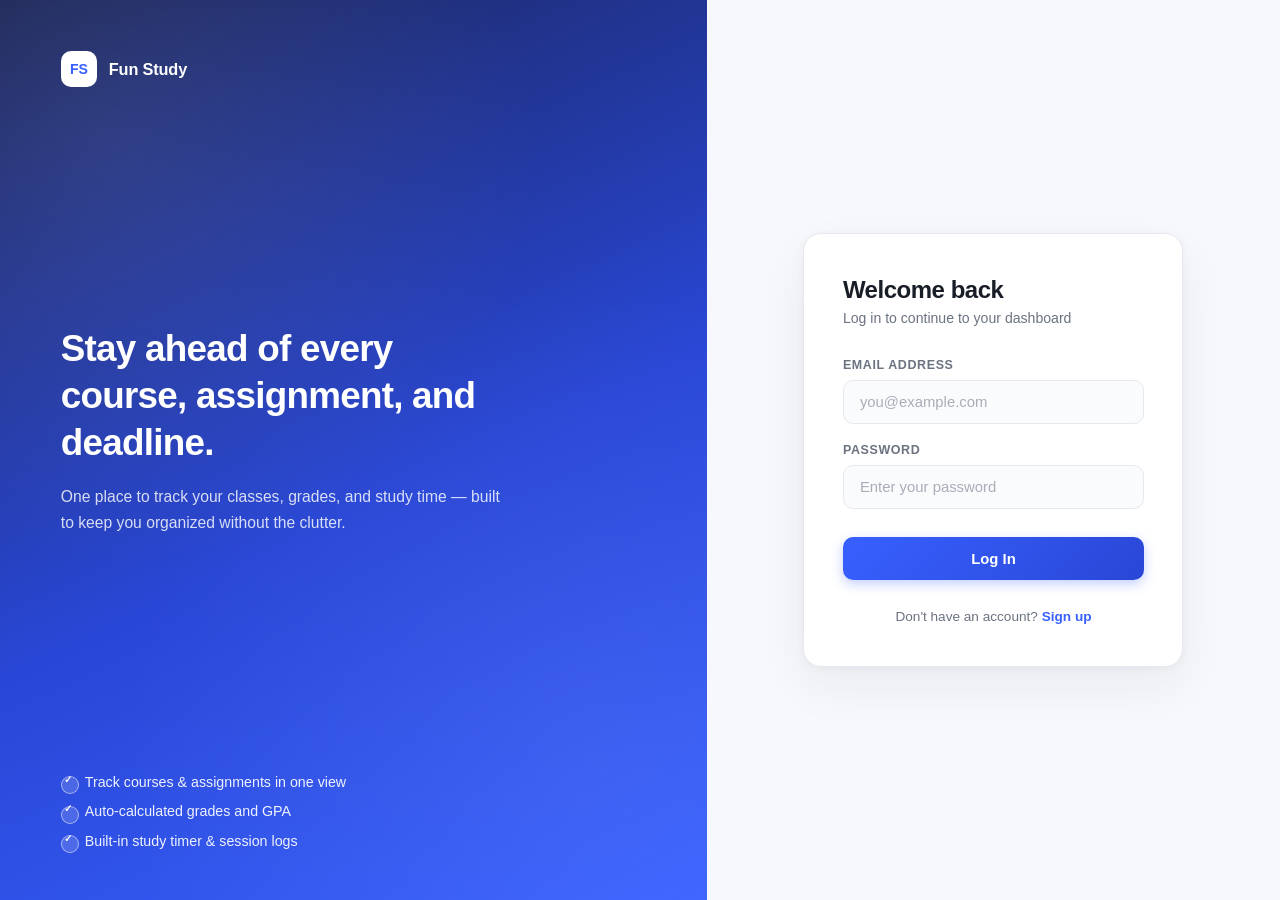
<file: frontend/index.html>
<!DOCTYPE html>
<html lang="en">
<head>
  <meta charset="UTF-8">
  <meta name="viewport" content="width=device-width, initial-scale=1.0">
  <title>Fun Study — Log In</title>
  <link rel="stylesheet" href="css/style.css">
</head>
<body>
  <div class="page">
    <div class="brand-panel">
      <div class="brand-top">
        <div class="logo">FS</div>
        <span class="app-name">Fun Study</span>
      </div>
      <div class="brand-copy">
        <h1>Stay ahead of every course, assignment, and deadline.</h1>
        <p>One place to track your classes, grades, and study time — built to keep you organized without the clutter.</p>
      </div>
      <ul class="brand-points">
        <li>Track courses & assignments in one view</li>
        <li>Auto-calculated grades and GPA</li>
        <li>Built-in study timer & session logs</li>
      </ul>
    </div>

    <div class="form-panel">
      <div class="form-card">
        <h2>Welcome back</h2>
        <p class="form-sub">Log in to continue to your dashboard</p>

        <form id="loginForm">
          <div class="field">
            <label for="email">Email address</label>
            <input type="email" id="email" placeholder="you@example.com" required>
          </div>
          <div class="field">
            <label for="password">Password</label>
            <input type="password" id="password" placeholder="Enter your password" required>
          </div>
          <button type="submit">Log In</button>
          <p id="errorMsg" class="error"></p>
        </form>

        <p class="switch">Don't have an account? <a href="register.html">Sign up</a></p>
      </div>
    </div>
  </div>
  <script src="js/login.js"></script>
</body>
</html>
</file>
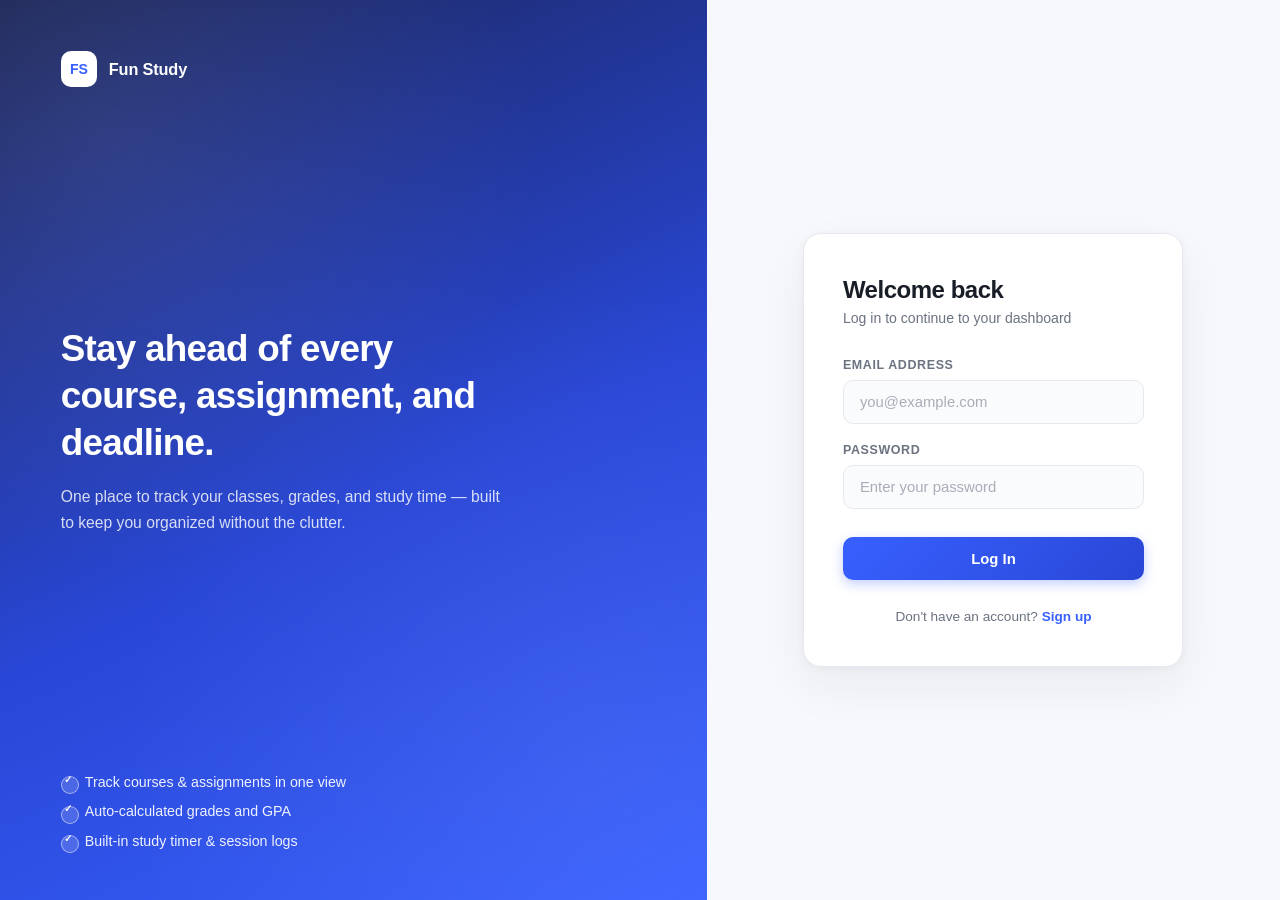
<file: frontend/assignments.html>
<!DOCTYPE html>
<html lang="en">
<head>
  <meta charset="UTF-8">
  <meta name="viewport" content="width=device-width, initial-scale=1.0">
  <title>Fun Study — Assignments</title>
  <link rel="stylesheet" href="css/dashboard.css">
  <link rel="stylesheet" href="css/courses.css">
  <link rel="stylesheet" href="css/stats.css">
</head>
<body>
  <header class="topbar">
    <div class="topbar-left">
      <div class="logo">FS</div>
      <span class="app-name">Fun Study</span>
    </div>
    <div class="topbar-right">
      <span id="userEmail" class="user-email"></span>
      <div class="avatar"></div>
      <button id="logoutBtn">Log Out</button>
    </div>
  </header>

  <div class="body-layout">
    <aside class="sidebar">
      <nav>
        <a href="dashboard.html">
          <svg viewBox="0 0 24 24" fill="none" stroke="currentColor" stroke-width="1.7"><rect x="3" y="3" width="7" height="9" rx="1"/><rect x="14" y="3" width="7" height="5" rx="1"/><rect x="14" y="12" width="7" height="9" rx="1"/><rect x="3" y="16" width="7" height="5" rx="1"/></svg>
          Dashboard
        </a>
        <a href="courses.html">
          <svg viewBox="0 0 24 24" fill="none" stroke="currentColor" stroke-width="1.7"><path d="M4 19.5A2.5 2.5 0 0 1 6.5 17H20"/><path d="M6.5 2H20v20H6.5A2.5 2.5 0 0 1 4 19.5v-15A2.5 2.5 0 0 1 6.5 2z"/></svg>
          Courses
        </a>
        <a href="assignments.html" class="active">
          <svg viewBox="0 0 24 24" fill="none" stroke="currentColor" stroke-width="1.7"><path d="M9 11l3 3L22 4"/><path d="M21 12v7a2 2 0 0 1-2 2H5a2 2 0 0 1-2-2V5a2 2 0 0 1 2-2h11"/></svg>
          Assignments
        </a>
        <a href="tasks.html">
          <svg viewBox="0 0 24 24" fill="none" stroke="currentColor" stroke-width="1.7"><path d="M9 11l3 3L22 4"/><path d="M21 12v7a2 2 0 0 1-2 2H5a2 2 0 0 1-2-2V5a2 2 0 0 1 2-2h11"/></svg>
          Study Tasks
        </a>
        <a href="grades.html">
          <svg viewBox="0 0 24 24" fill="none" stroke="currentColor" stroke-width="1.7"><path d="M12 2 2 7l10 5 10-5-10-5z"/><path d="M2 17l10 5 10-5"/><path d="M2 12l10 5 10-5"/></svg>
          Grades
        </a>
        <a href="timer.html">
          <svg viewBox="0 0 24 24" fill="none" stroke="currentColor" stroke-width="1.7"><circle cx="12" cy="12" r="9"/><path d="M12 7v5l3 3"/></svg>
          Timer
        </a>
              <a href="stats.html">
          <svg viewBox="0 0 24 24" fill="none" stroke="currentColor" stroke-width="1.7"><path d="M3 3v18h18"/><path d="M7 15l4-6 3 3 5-7"/></svg>
          Statistics
        </a>
</nav>
    </aside>

    <main class="content">
      <div class="page-head">
        <div>
          <h1>Assignments</h1>
          <p class="page-sub">Everything due across your courses.</p>
        </div>
        <button id="addAssignmentBtn" class="primary-btn">+ Add Assignment</button>
      </div>

      <div class="filter-row">
        <select id="statusFilter">
          <option value="">All statuses</option>
          <option value="PENDING">Pending</option>
          <option value="COMPLETED">Completed</option>
        </select>
      </div>

      <div class="table-wrap">
        <table id="assignmentsTable">
          <thead>
            <tr>
              <th>Title</th>
              <th>Course</th>
              <th>Deadline</th>
              <th>Priority</th>
              <th>Status</th>
              <th></th>
            </tr>
          </thead>
          <tbody id="assignmentsBody">
            <tr><td colspan="6" class="empty-row">Loading...</td></tr>
          </tbody>
        </table>
      </div>
    </main>
  </div>

  <!-- Add/Edit Modal -->
  <div id="assignmentModal" class="modal-overlay hidden">
    <div class="modal">
      <h2 id="modalTitle">Add Assignment</h2>
      <form id="assignmentForm">
        <input type="hidden" id="assignmentId">
        <div class="field">
          <label for="title">Title</label>
          <input type="text" id="title" placeholder="Assignment 2 — Linked Lists" required>
        </div>
        <div class="field">
          <label for="description">Description</label>
          <input type="text" id="description" placeholder="Implement a doubly linked list">
        </div>
        <div class="field">
          <label for="courseSelect">Course</label>
          <select id="courseSelect" required>
            <option value="">Select a course...</option>
          </select>
        </div>
        <div class="field-row">
          <div class="field">
            <label for="deadline">Deadline</label>
            <input type="date" id="deadline">
          </div>
          <div class="field">
            <label for="priority">Priority</label>
            <select id="priority">
              <option value="LOW">Low</option>
              <option value="MEDIUM" selected>Medium</option>
              <option value="HIGH">High</option>
            </select>
          </div>
        </div>
        <div class="field">
          <label for="status">Status</label>
          <select id="status">
            <option value="PENDING" selected>Pending</option>
            <option value="COMPLETED">Completed</option>
          </select>
        </div>
        <div class="modal-actions">
          <button type="button" id="cancelBtn" class="ghost-btn">Cancel</button>
          <button type="submit" class="primary-btn">Save</button>
        </div>
      </form>
    </div>
  </div>

  <script src="js/assignments.js"></script>
</body>
</html>
</file>
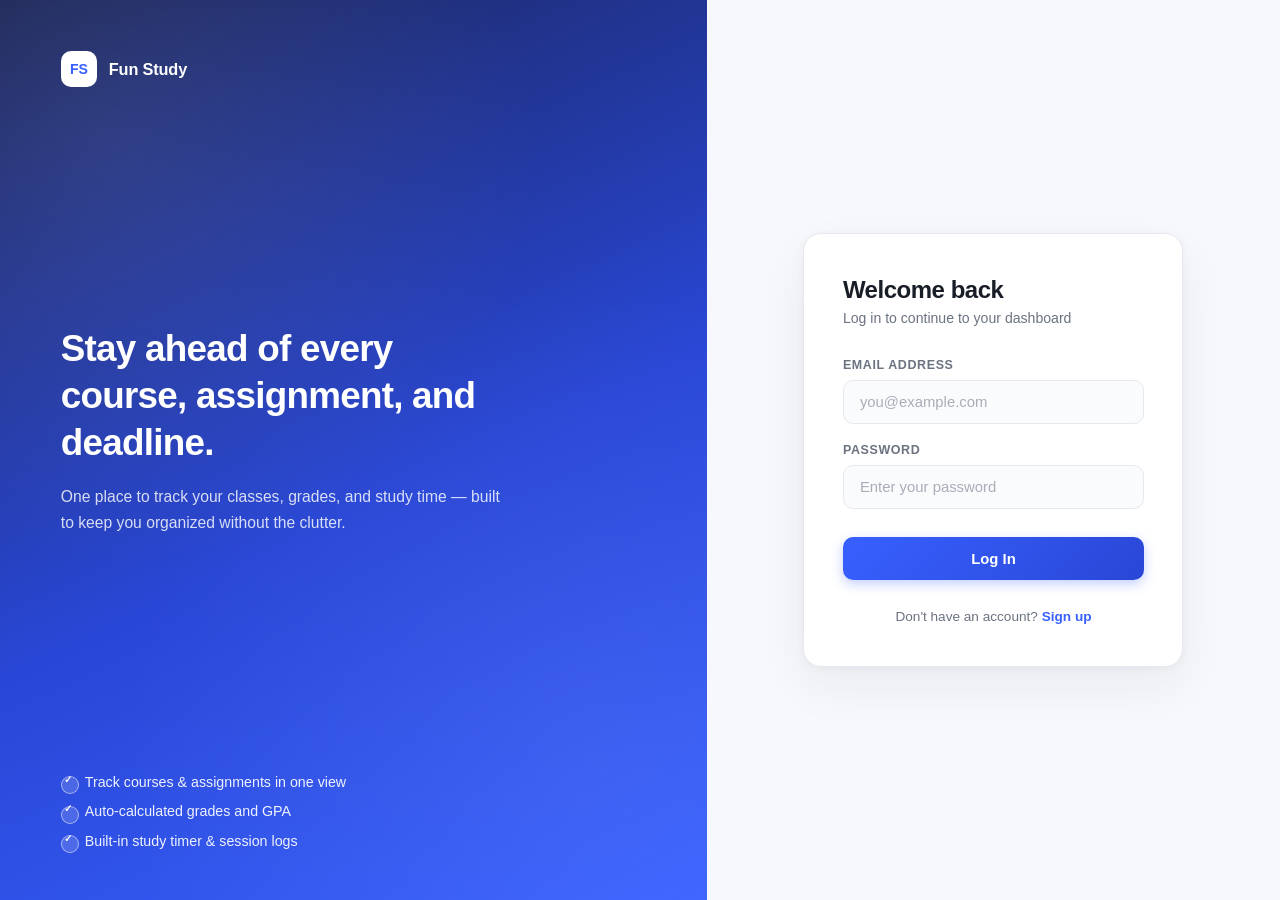
<file: frontend/courses.html>
<!DOCTYPE html>
<html lang="en">
<head>
  <meta charset="UTF-8">
  <meta name="viewport" content="width=device-width, initial-scale=1.0">
  <title>Fun Study — Courses</title>
  <link rel="stylesheet" href="css/dashboard.css">
  <link rel="stylesheet" href="css/courses.css">
</head>
<body>
  <header class="topbar">
    <div class="topbar-left">
      <div class="logo">FS</div>
      <span class="app-name">Fun Study</span>
    </div>
    <div class="topbar-right">
      <span id="userEmail" class="user-email"></span>
      <div class="avatar"></div>
      <button id="logoutBtn">Log Out</button>
    </div>
  </header>

  <div class="body-layout">
    <aside class="sidebar">
      <nav>
        <a href="dashboard.html">
          <svg viewBox="0 0 24 24" fill="none" stroke="currentColor" stroke-width="1.7"><rect x="3" y="3" width="7" height="9" rx="1"/><rect x="14" y="3" width="7" height="5" rx="1"/><rect x="14" y="12" width="7" height="9" rx="1"/><rect x="3" y="16" width="7" height="5" rx="1"/></svg>
          Dashboard
        </a>
        <a href="courses.html" class="active">
          <svg viewBox="0 0 24 24" fill="none" stroke="currentColor" stroke-width="1.7"><path d="M4 19.5A2.5 2.5 0 0 1 6.5 17H20"/><path d="M6.5 2H20v20H6.5A2.5 2.5 0 0 1 4 19.5v-15A2.5 2.5 0 0 1 6.5 2z"/></svg>
          Courses
        </a>
        <a href="#">
          <svg viewBox="0 0 24 24" fill="none" stroke="currentColor" stroke-width="1.7"><path d="M9 11l3 3L22 4"/><path d="M21 12v7a2 2 0 0 1-2 2H5a2 2 0 0 1-2-2V5a2 2 0 0 1 2-2h11"/></svg>
          Assignments
        </a>
        <a href="#">
          <svg viewBox="0 0 24 24" fill="none" stroke="currentColor" stroke-width="1.7"><path d="M9 11l3 3L22 4"/><path d="M21 12v7a2 2 0 0 1-2 2H5a2 2 0 0 1-2-2V5a2 2 0 0 1 2-2h11"/></svg>
          Study Tasks
        </a>
        <a href="#">
          <svg viewBox="0 0 24 24" fill="none" stroke="currentColor" stroke-width="1.7"><path d="M12 2 2 7l10 5 10-5-10-5z"/><path d="M2 17l10 5 10-5"/><path d="M2 12l10 5 10-5"/></svg>
          Grades
        </a>
        <a href="#">
          <svg viewBox="0 0 24 24" fill="none" stroke="currentColor" stroke-width="1.7"><circle cx="12" cy="12" r="9"/><path d="M12 7v5l3 3"/></svg>
          Timer
        </a>
      </nav>
    </aside>

    <main class="content">
      <div class="page-head">
        <div>
          <h1>Courses</h1>
          <p class="page-sub">Everything you're taking this semester.</p>
        </div>
        <button id="addCourseBtn" class="primary-btn">+ Add Course</button>
      </div>

      <div class="table-wrap">
        <table id="coursesTable">
          <thead>
            <tr>
              <th>Code</th>
              <th>Name</th>
              <th>Lecturer</th>
              <th>Units</th>
              <th>Semester</th>
              <th></th>
            </tr>
          </thead>
          <tbody id="coursesBody">
            <tr><td colspan="6" class="empty-row">Loading...</td></tr>
          </tbody>
        </table>
      </div>
    </main>
  </div>

  <!-- Add/Edit Modal -->
  <div id="courseModal" class="modal-overlay hidden">
    <div class="modal">
      <h2 id="modalTitle">Add Course</h2>
      <form id="courseForm">
        <input type="hidden" id="courseId">
        <div class="field">
          <label for="courseCode">Course Code</label>
          <input type="text" id="courseCode" placeholder="CSC301" required>
        </div>
        <div class="field">
          <label for="courseName">Course Name</label>
          <input type="text" id="courseName" placeholder="Data Structures" required>
        </div>
        <div class="field">
          <label for="lecturer">Lecturer</label>
          <input type="text" id="lecturer" placeholder="Dr. Smith">
        </div>
        <div class="field-row">
          <div class="field">
            <label for="creditUnits">Credit Units</label>
            <input type="number" id="creditUnits" placeholder="3" min="0" required>
          </div>
          <div class="field">
            <label for="semester">Semester</label>
            <input type="text" id="semester" placeholder="Fall 2026">
          </div>
        </div>
        <div class="modal-actions">
          <button type="button" id="cancelBtn" class="ghost-btn">Cancel</button>
          <button type="submit" class="primary-btn">Save</button>
        </div>
      </form>
    </div>
  </div>

  <script src="js/courses.js"></script>
</body>
</html>
</file>
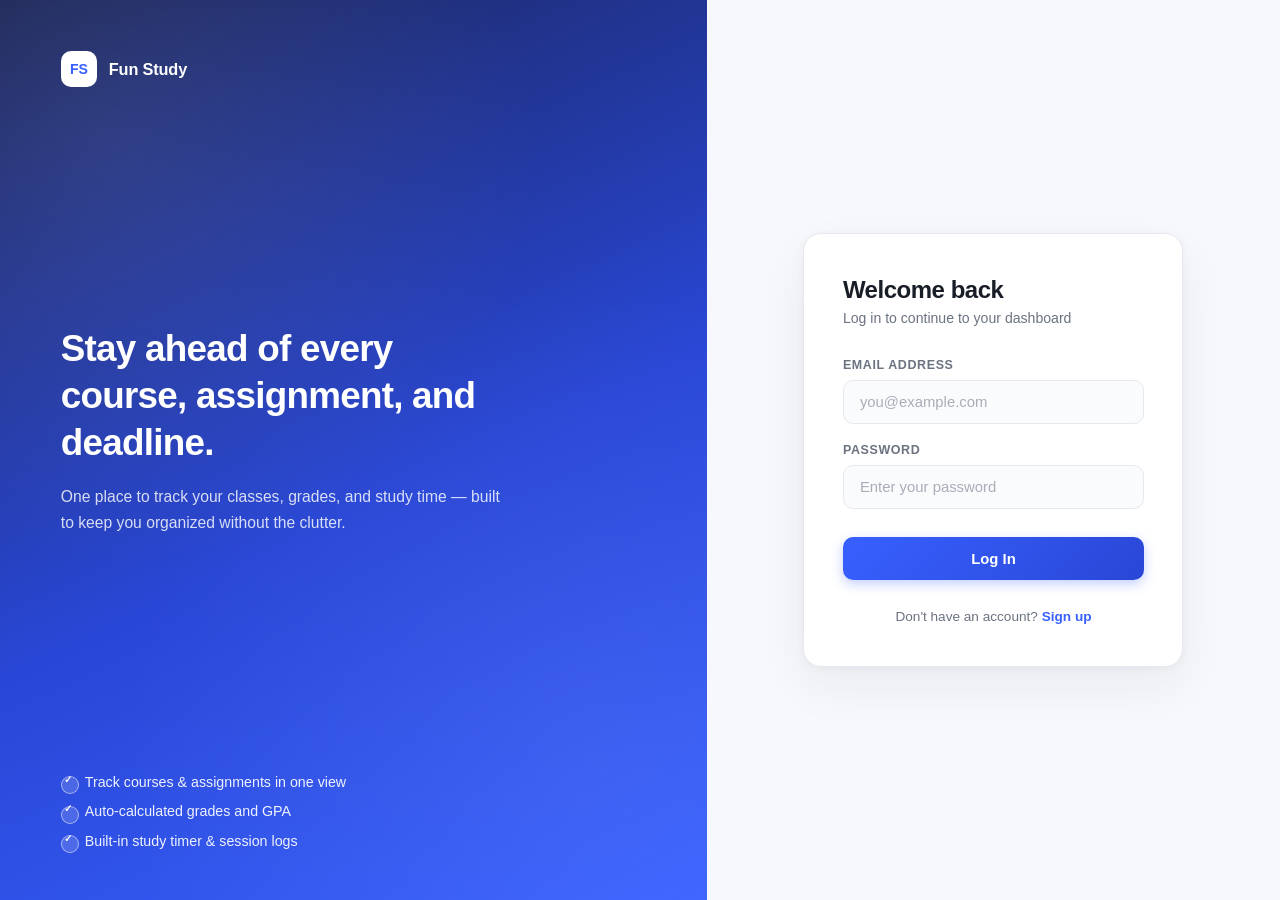
<file: frontend/dashboard.html>
<!DOCTYPE html>
<html lang="en">
<head>
  <meta charset="UTF-8">
  <meta name="viewport" content="width=device-width, initial-scale=1.0">
  <title>Fun Study — Dashboard</title>
  <link rel="stylesheet" href="css/dashboard.css">
</head>
<body>
  <header class="topbar">
    <div class="topbar-left">
      <div class="logo">FS</div>
      <span class="app-name">Fun Study</span>
    </div>
    <div class="topbar-right">
      <span id="userEmail" class="user-email"></span>
      <div class="avatar" id="avatar"></div>
      <button id="logoutBtn">Log Out</button>
    </div>
  </header>

  <div class="body-layout">
    <aside class="sidebar">
      <nav>
        <a href="dashboard.html" class="active">
          <svg viewBox="0 0 24 24" fill="none" stroke="currentColor" stroke-width="1.7"><rect x="3" y="3" width="7" height="9" rx="1"/><rect x="14" y="3" width="7" height="5" rx="1"/><rect x="14" y="12" width="7" height="9" rx="1"/><rect x="3" y="16" width="7" height="5" rx="1"/></svg>
          Dashboard
        </a>
        <a href="courses.html">
          <svg viewBox="0 0 24 24" fill="none" stroke="currentColor" stroke-width="1.7"><path d="M4 19.5A2.5 2.5 0 0 1 6.5 17H20"/><path d="M6.5 2H20v20H6.5A2.5 2.5 0 0 1 4 19.5v-15A2.5 2.5 0 0 1 6.5 2z"/></svg>
          Courses
        </a>
        <a href="assignments.html">
          <svg viewBox="0 0 24 24" fill="none" stroke="currentColor" stroke-width="1.7"><path d="M9 11l3 3L22 4"/><path d="M21 12v7a2 2 0 0 1-2 2H5a2 2 0 0 1-2-2V5a2 2 0 0 1 2-2h11"/></svg>
          Assignments
        </a>
        <a href="tasks.html">
          <svg viewBox="0 0 24 24" fill="none" stroke="currentColor" stroke-width="1.7"><path d="M9 11l3 3L22 4"/><path d="M21 12v7a2 2 0 0 1-2 2H5a2 2 0 0 1-2-2V5a2 2 0 0 1 2-2h11"/></svg>
          Study Tasks
        </a>
        <a href="grades.html">
          <svg viewBox="0 0 24 24" fill="none" stroke="currentColor" stroke-width="1.7"><path d="M12 2 2 7l10 5 10-5-10-5z"/><path d="M2 17l10 5 10-5"/><path d="M2 12l10 5 10-5"/></svg>
          Grades
        </a>
        <a href="timer.html">
          <svg viewBox="0 0 24 24" fill="none" stroke="currentColor" stroke-width="1.7"><circle cx="12" cy="12" r="9"/><path d="M12 7v5l3 3"/></svg>
          Timer
        </a>
              <a href="stats.html">
          <svg viewBox="0 0 24 24" fill="none" stroke="currentColor" stroke-width="1.7"><path d="M3 3v18h18"/><path d="M7 15l4-6 3 3 5-7"/></svg>
          Statistics
        </a>
</nav>
    </aside>

    <main class="content">
      <div class="page-head">
        <h1>Dashboard</h1>
        <p class="page-sub">Here's what's happening across your courses.</p>
      </div>

      <section class="stat-row">
        <div class="stat-card">
          <p class="stat-label">Courses</p>
          <p class="stat-value" id="totalCourses">–</p>
        </div>
        <div class="stat-card">
          <p class="stat-label">Pending Assignments</p>
          <p class="stat-value" id="pendingAssignments">–</p>
        </div>
        <div class="stat-card">
          <p class="stat-label">Completed</p>
          <p class="stat-value" id="completedAssignments">–</p>
        </div>
        <div class="stat-card">
          <p class="stat-label">Due This Week</p>
          <p class="stat-value" id="upcomingDeadlines">–</p>
        </div>
      </section>

      <section class="panel-row">
        <div class="panel progress-panel">
          <p class="panel-title">Overall Progress</p>
          <div class="progress-ring-wrap">
            <svg viewBox="0 0 120 120" class="progress-ring">
              <circle cx="60" cy="60" r="52" class="ring-bg"/>
              <circle cx="60" cy="60" r="52" class="ring-fg" id="progressRing"/>
            </svg>
            <div class="progress-center">
              <span id="overallProgress">–</span>
            </div>
          </div>
          <p class="panel-note">of all assignments completed</p>
        </div>

        <div class="panel hours-panel">
          <p class="panel-title">Study Hours</p>
          <p class="hours-value"><span id="totalStudyHours">–</span> <span class="hours-unit">hrs</span></p>
          <p class="panel-note">logged across all sessions</p>
        </div>
      </section>
    </main>
  </div>
  <script src="js/dashboard.js"></script>
</body>
</html>
</file>
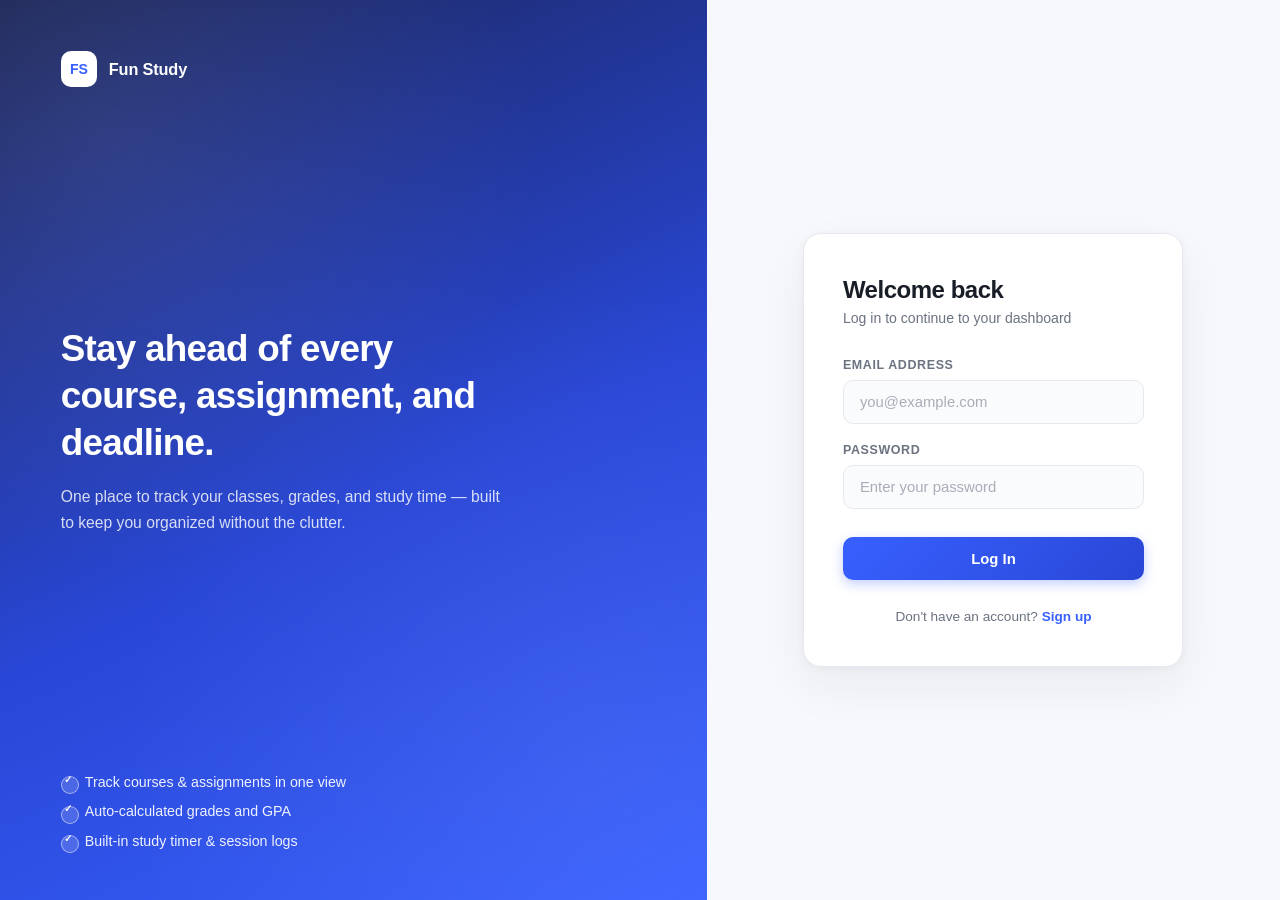
<file: frontend/grades.html>
<!DOCTYPE html>
<html lang="en">
<head>
  <meta charset="UTF-8">
  <meta name="viewport" content="width=device-width, initial-scale=1.0">
  <title>Fun Study — Grades</title>
  <link rel="stylesheet" href="css/dashboard.css">
  <link rel="stylesheet" href="css/courses.css">
</head>
<body>
  <header class="topbar">
    <div class="topbar-left">
      <div class="logo">FS</div>
      <span class="app-name">Fun Study</span>
    </div>
    <div class="topbar-right">
      <span id="userEmail" class="user-email"></span>
      <div class="avatar"></div>
      <button id="logoutBtn">Log Out</button>
    </div>
  </header>

  <div class="body-layout">
    <aside class="sidebar">
      <nav>
        <a href="dashboard.html">
          <svg viewBox="0 0 24 24" fill="none" stroke="currentColor" stroke-width="1.7"><rect x="3" y="3" width="7" height="9" rx="1"/><rect x="14" y="3" width="7" height="5" rx="1"/><rect x="14" y="12" width="7" height="9" rx="1"/><rect x="3" y="16" width="7" height="5" rx="1"/></svg>
          Dashboard
        </a>
        <a href="courses.html">
          <svg viewBox="0 0 24 24" fill="none" stroke="currentColor" stroke-width="1.7"><path d="M4 19.5A2.5 2.5 0 0 1 6.5 17H20"/><path d="M6.5 2H20v20H6.5A2.5 2.5 0 0 1 4 19.5v-15A2.5 2.5 0 0 1 6.5 2z"/></svg>
          Courses
        </a>
        <a href="assignments.html">
          <svg viewBox="0 0 24 24" fill="none" stroke="currentColor" stroke-width="1.7"><path d="M9 11l3 3L22 4"/><path d="M21 12v7a2 2 0 0 1-2 2H5a2 2 0 0 1-2-2V5a2 2 0 0 1 2-2h11"/></svg>
          Assignments
        </a>
        <a href="tasks.html">
          <svg viewBox="0 0 24 24" fill="none" stroke="currentColor" stroke-width="1.7"><path d="M9 11l3 3L22 4"/><path d="M21 12v7a2 2 0 0 1-2 2H5a2 2 0 0 1-2-2V5a2 2 0 0 1 2-2h11"/></svg>
          Study Tasks
        </a>
        <a href="grades.html" class="active">
          <svg viewBox="0 0 24 24" fill="none" stroke="currentColor" stroke-width="1.7"><path d="M12 2 2 7l10 5 10-5-10-5z"/><path d="M2 17l10 5 10-5"/><path d="M2 12l10 5 10-5"/></svg>
          Grades
        </a>
        <a href="timer.html">
          <svg viewBox="0 0 24 24" fill="none" stroke="currentColor" stroke-width="1.7"><circle cx="12" cy="12" r="9"/><path d="M12 7v5l3 3"/></svg>
          Timer
        </a>
              <a href="stats.html">
          <svg viewBox="0 0 24 24" fill="none" stroke="currentColor" stroke-width="1.7"><path d="M3 3v18h18"/><path d="M7 15l4-6 3 3 5-7"/></svg>
          Statistics
        </a>
</nav>
    </aside>

    <main class="content">
      <div class="page-head">
        <div>
          <h1>Grades</h1>
          <p class="page-sub">GPA: <span id="gpaValue">–</span></p>
        </div>
        <button id="addGradeBtn" class="primary-btn">+ Add Grade</button>
      </div>

      <div class="table-wrap">
        <table id="gradesTable">
          <thead>
            <tr>
              <th>Course</th>
              <th>Assignment</th>
              <th>Test</th>
              <th>Exam</th>
              <th>Total</th>
              <th>Letter</th>
            </tr>
          </thead>
          <tbody id="gradesBody">
            <tr><td colspan="6" class="empty-row">Loading...</td></tr>
          </tbody>
        </table>
      </div>
    </main>
  </div>

  <div id="gradeModal" class="modal-overlay hidden">
    <div class="modal">
      <h2>Add Grade</h2>
      <form id="gradeForm">
        <div class="field">
          <label for="courseSelect">Course</label>
          <select id="courseSelect" required>
            <option value="">Select a course...</option>
          </select>
        </div>
        <div class="field-row">
          <div class="field">
            <label for="assignmentScore">Assignment Score</label>
            <input type="number" id="assignmentScore" placeholder="0-100" min="0" max="100" required>
          </div>
          <div class="field">
            <label for="testScore">Test Score</label>
            <input type="number" id="testScore" placeholder="0-100" min="0" max="100" required>
          </div>
        </div>
        <div class="field">
          <label for="examScore">Exam Score</label>
          <input type="number" id="examScore" placeholder="0-100" min="0" max="100" required>
        </div>
        <div class="modal-actions">
          <button type="button" id="cancelBtn" class="ghost-btn">Cancel</button>
          <button type="submit" class="primary-btn">Save</button>
        </div>
      </form>
    </div>
  </div>

  <script src="js/grades.js"></script>
</body>
</html>
</file>
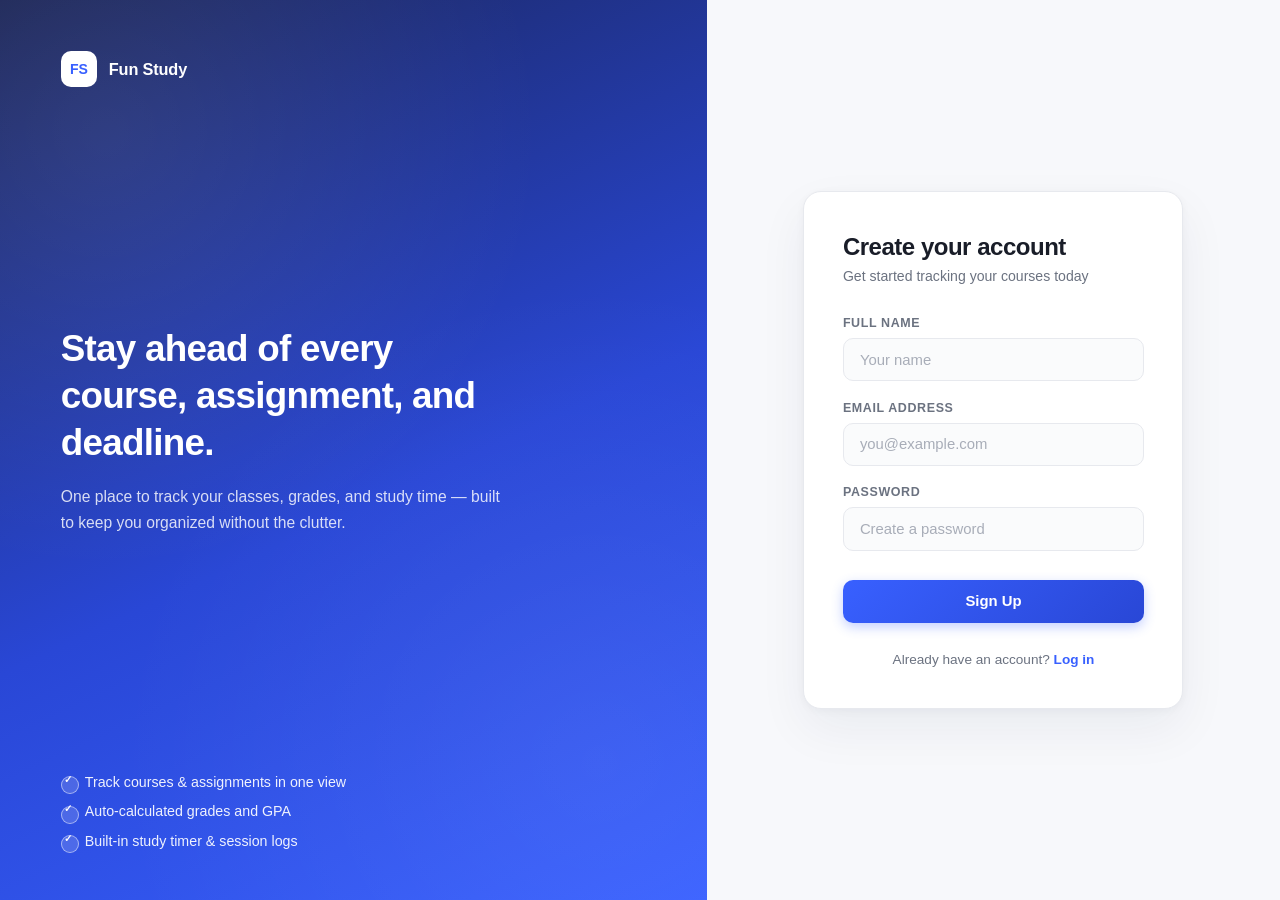
<file: frontend/register.html>
<!DOCTYPE html>
<html lang="en">
<head>
  <meta charset="UTF-8">
  <meta name="viewport" content="width=device-width, initial-scale=1.0">
  <title>Fun Study — Sign Up</title>
  <link rel="stylesheet" href="css/style.css">
</head>
<body>
  <div class="page">
    <div class="brand-panel">
      <div class="brand-top">
        <div class="logo">FS</div>
        <span class="app-name">Fun Study</span>
      </div>
      <div class="brand-copy">
        <h1>Stay ahead of every course, assignment, and deadline.</h1>
        <p>One place to track your classes, grades, and study time — built to keep you organized without the clutter.</p>
      </div>
      <ul class="brand-points">
        <li>Track courses & assignments in one view</li>
        <li>Auto-calculated grades and GPA</li>
        <li>Built-in study timer & session logs</li>
      </ul>
    </div>

    <div class="form-panel">
      <div class="form-card">
        <h2>Create your account</h2>
        <p class="form-sub">Get started tracking your courses today</p>

        <form id="registerForm">
          <div class="field">
            <label for="name">Full name</label>
            <input type="text" id="name" placeholder="Your name" required>
          </div>
          <div class="field">
            <label for="email">Email address</label>
            <input type="email" id="email" placeholder="you@example.com" required>
          </div>
          <div class="field">
            <label for="password">Password</label>
            <input type="password" id="password" placeholder="Create a password" required>
          </div>
          <button type="submit">Sign Up</button>
          <p id="errorMsg" class="error"></p>
        </form>

        <p class="switch">Already have an account? <a href="index.html">Log in</a></p>
      </div>
    </div>
  </div>
  <script src="js/register.js"></script>
</body>
</html>
</file>
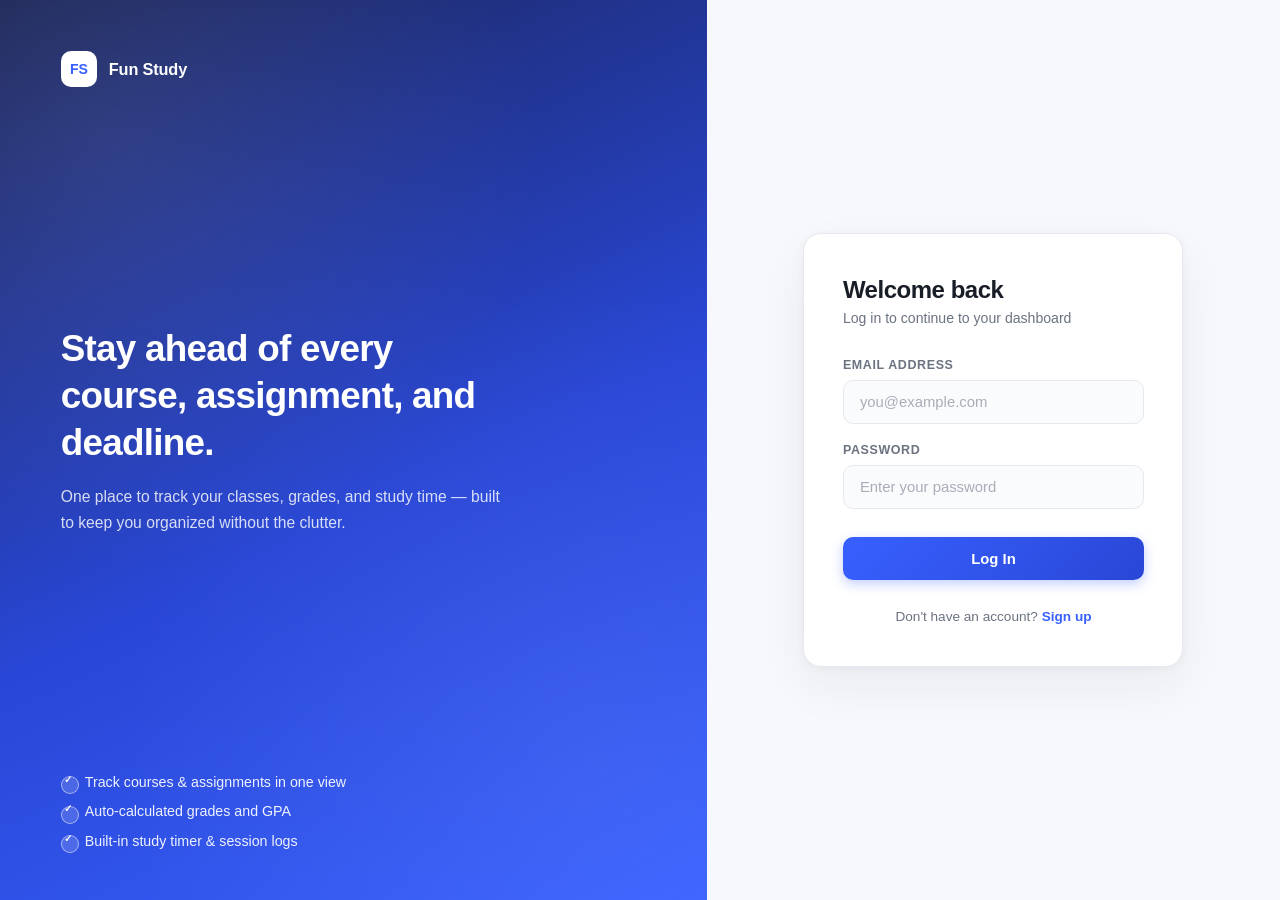
<file: frontend/stats.html>
<!DOCTYPE html>
<html lang="en">
<head>
  <meta charset="UTF-8">
  <meta name="viewport" content="width=device-width, initial-scale=1.0">
  <title>Fun Study — Statistics</title>
  <link rel="stylesheet" href="css/dashboard.css">
  <link rel="stylesheet" href="css/courses.css">
  <link rel="stylesheet" href="css/stats.css">
</head>
<body>
  <header class="topbar">
    <div class="topbar-left">
      <div class="logo">FS</div>
      <span class="app-name">Fun Study</span>
    </div>
    <div class="topbar-right">
      <span id="userEmail" class="user-email"></span>
      <div class="avatar"></div>
      <button id="logoutBtn">Log Out</button>
    </div>
  </header>

  <div class="body-layout">
    <aside class="sidebar">
      <nav>
        <a href="dashboard.html">
          <svg viewBox="0 0 24 24" fill="none" stroke="currentColor" stroke-width="1.7"><rect x="3" y="3" width="7" height="9" rx="1"/><rect x="14" y="3" width="7" height="5" rx="1"/><rect x="14" y="12" width="7" height="9" rx="1"/><rect x="3" y="16" width="7" height="5" rx="1"/></svg>
          Dashboard
        </a>
        <a href="courses.html">
          <svg viewBox="0 0 24 24" fill="none" stroke="currentColor" stroke-width="1.7"><path d="M4 19.5A2.5 2.5 0 0 1 6.5 17H20"/><path d="M6.5 2H20v20H6.5A2.5 2.5 0 0 1 4 19.5v-15A2.5 2.5 0 0 1 6.5 2z"/></svg>
          Courses
        </a>
        <a href="assignments.html">
          <svg viewBox="0 0 24 24" fill="none" stroke="currentColor" stroke-width="1.7"><path d="M9 11l3 3L22 4"/><path d="M21 12v7a2 2 0 0 1-2 2H5a2 2 0 0 1-2-2V5a2 2 0 0 1 2-2h11"/></svg>
          Assignments
        </a>
        <a href="tasks.html">
          <svg viewBox="0 0 24 24" fill="none" stroke="currentColor" stroke-width="1.7"><path d="M9 11l3 3L22 4"/><path d="M21 12v7a2 2 0 0 1-2 2H5a2 2 0 0 1-2-2V5a2 2 0 0 1 2-2h11"/></svg>
          Study Tasks
        </a>
        <a href="grades.html">
          <svg viewBox="0 0 24 24" fill="none" stroke="currentColor" stroke-width="1.7"><path d="M12 2 2 7l10 5 10-5-10-5z"/><path d="M2 17l10 5 10-5"/><path d="M2 12l10 5 10-5"/></svg>
          Grades
        </a>
        <a href="timer.html">
          <svg viewBox="0 0 24 24" fill="none" stroke="currentColor" stroke-width="1.7"><circle cx="12" cy="12" r="9"/><path d="M12 7v5l3 3"/></svg>
          Timer
        </a>
        <a href="stats.html" class="active">
          <svg viewBox="0 0 24 24" fill="none" stroke="currentColor" stroke-width="1.7"><path d="M3 3v18h18"/><path d="M7 15l4-6 3 3 5-7"/></svg>
          Statistics
        </a>
      </nav>
    </aside>

    <main class="content">
      <div class="page-head">
        <div>
          <h1>Statistics</h1>
          <p class="page-sub">A quick look at your progress so far.</p>
        </div>
      </div>

      <section class="stat-row">
        <div class="stat-card">
          <p class="stat-label">Total Courses</p>
          <p class="stat-value" id="statCourses">–</p>
        </div>
        <div class="stat-card">
          <p class="stat-label">Pending Assignments</p>
          <p class="stat-value" id="statPending">–</p>
        </div>
        <div class="stat-card">
          <p class="stat-label">Completed Assignments</p>
          <p class="stat-value" id="statCompleted">–</p>
        </div>
        <div class="stat-card">
          <p class="stat-label">Total Study Hours</p>
          <p class="stat-value" id="statMinutes">–</p>
        </div>
      </section>

      <div class="panel" style="margin-top: 1rem;">
        <p class="panel-title">Weekly Study Activity</p>
        <div class="bar-chart" id="weeklyChart">
          <p class="empty-row">Loading...</p>
        </div>
      </div>
    </main>
  </div>

  <script src="js/stats.js"></script>
</body>
</html>
</file>
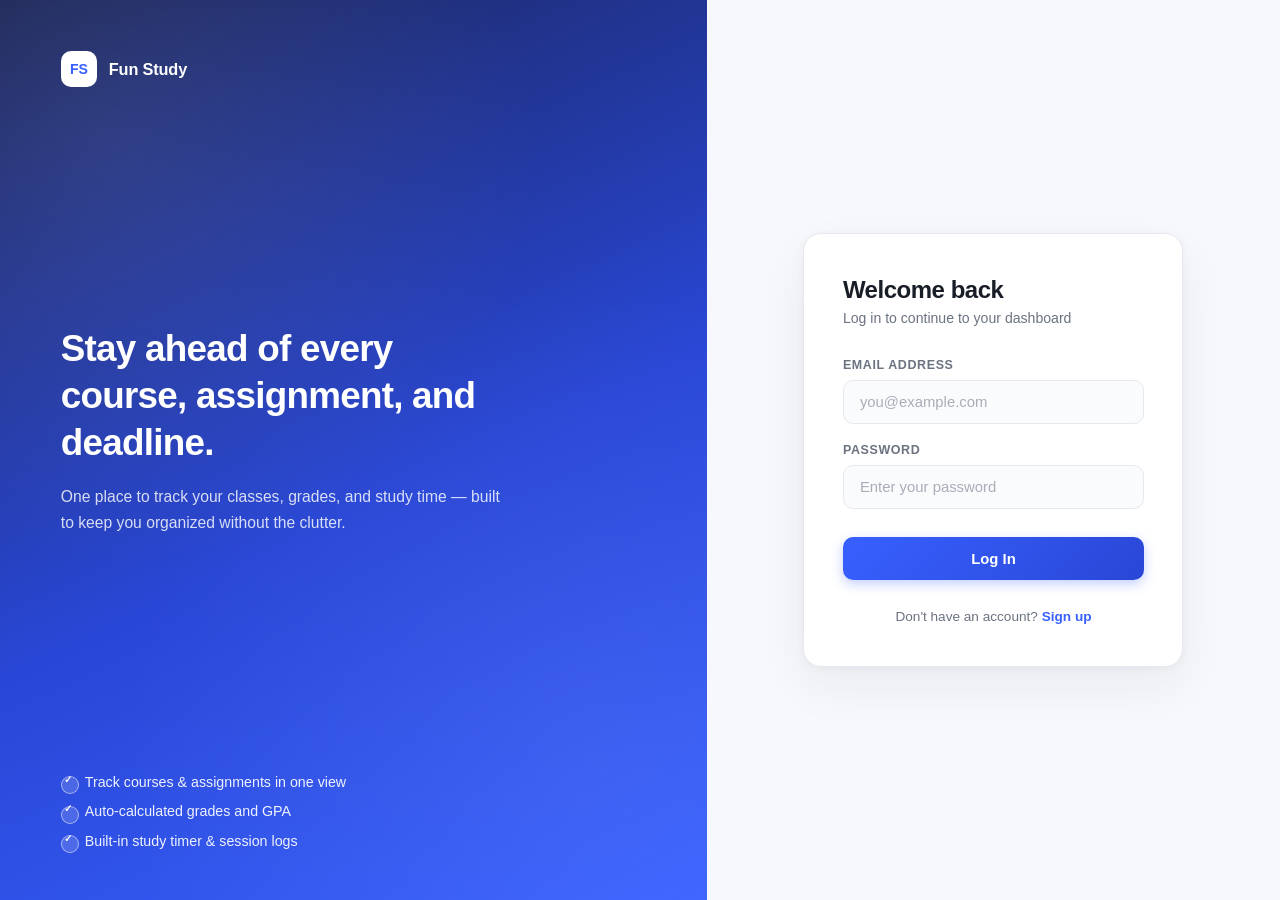
<file: frontend/tasks.html>
<!DOCTYPE html>
<html lang="en">
<head>
  <meta charset="UTF-8">
  <meta name="viewport" content="width=device-width, initial-scale=1.0">
  <title>Fun Study — Study Tasks</title>
  <link rel="stylesheet" href="css/dashboard.css">
  <link rel="stylesheet" href="css/courses.css">
  <link rel="stylesheet" href="css/stats.css">
</head>
<body>
  <header class="topbar">
    <div class="topbar-left">
      <div class="logo">FS</div>
      <span class="app-name">Fun Study</span>
    </div>
    <div class="topbar-right">
      <span id="userEmail" class="user-email"></span>
      <div class="avatar"></div>
      <button id="logoutBtn">Log Out</button>
    </div>
  </header>

  <div class="body-layout">
    <aside class="sidebar">
      <nav>
        <a href="dashboard.html">
          <svg viewBox="0 0 24 24" fill="none" stroke="currentColor" stroke-width="1.7"><rect x="3" y="3" width="7" height="9" rx="1"/><rect x="14" y="3" width="7" height="5" rx="1"/><rect x="14" y="12" width="7" height="9" rx="1"/><rect x="3" y="16" width="7" height="5" rx="1"/></svg>
          Dashboard
        </a>
        <a href="courses.html">
          <svg viewBox="0 0 24 24" fill="none" stroke="currentColor" stroke-width="1.7"><path d="M4 19.5A2.5 2.5 0 0 1 6.5 17H20"/><path d="M6.5 2H20v20H6.5A2.5 2.5 0 0 1 4 19.5v-15A2.5 2.5 0 0 1 6.5 2z"/></svg>
          Courses
        </a>
        <a href="assignments.html">
          <svg viewBox="0 0 24 24" fill="none" stroke="currentColor" stroke-width="1.7"><path d="M9 11l3 3L22 4"/><path d="M21 12v7a2 2 0 0 1-2 2H5a2 2 0 0 1-2-2V5a2 2 0 0 1 2-2h11"/></svg>
          Assignments
        </a>
        <a href="tasks.html" class="active">
          <svg viewBox="0 0 24 24" fill="none" stroke="currentColor" stroke-width="1.7"><path d="M9 11l3 3L22 4"/><path d="M21 12v7a2 2 0 0 1-2 2H5a2 2 0 0 1-2-2V5a2 2 0 0 1 2-2h11"/></svg>
          Study Tasks
        </a>
        <a href="grades.html">
          <svg viewBox="0 0 24 24" fill="none" stroke="currentColor" stroke-width="1.7"><path d="M12 2 2 7l10 5 10-5-10-5z"/><path d="M2 17l10 5 10-5"/><path d="M2 12l10 5 10-5"/></svg>
          Grades
        </a>
        <a href="timer.html">
          <svg viewBox="0 0 24 24" fill="none" stroke="currentColor" stroke-width="1.7"><circle cx="12" cy="12" r="9"/><path d="M12 7v5l3 3"/></svg>
          Timer
        </a>
              <a href="stats.html">
          <svg viewBox="0 0 24 24" fill="none" stroke="currentColor" stroke-width="1.7"><path d="M3 3v18h18"/><path d="M7 15l4-6 3 3 5-7"/></svg>
          Statistics
        </a>
</nav>
    </aside>

    <main class="content">
      <div class="page-head">
        <div>
          <h1>Study Tasks</h1>
          <p class="page-sub">Your personal to-do list.</p>
        </div>
        <button id="addTaskBtn" class="primary-btn">+ Add Task</button>
      </div>

      <div class="filter-row">
        <select id="statusFilter">
          <option value="">All statuses</option>
          <option value="PENDING">Pending</option>
          <option value="COMPLETED">Completed</option>
        </select>
      </div>

      <div class="table-wrap">
        <table id="tasksTable">
          <thead>
            <tr>
              <th>Title</th>
              <th>Deadline</th>
              <th>Priority</th>
              <th>Status</th>
              <th></th>
            </tr>
          </thead>
          <tbody id="tasksBody">
            <tr><td colspan="5" class="empty-row">Loading...</td></tr>
          </tbody>
        </table>
      </div>
    </main>
  </div>

  <div id="taskModal" class="modal-overlay hidden">
    <div class="modal">
      <h2 id="modalTitle">Add Task</h2>
      <form id="taskForm">
        <input type="hidden" id="taskId">
        <div class="field">
          <label for="title">Title</label>
          <input type="text" id="title" placeholder="Revise chapter 4" required>
        </div>
        <div class="field">
          <label for="description">Description</label>
          <input type="text" id="description" placeholder="Optional notes">
        </div>
        <div class="field-row">
          <div class="field">
            <label for="deadline">Deadline</label>
            <input type="date" id="deadline">
          </div>
          <div class="field">
            <label for="priority">Priority</label>
            <select id="priority">
              <option value="LOW">Low</option>
              <option value="MEDIUM" selected>Medium</option>
              <option value="HIGH">High</option>
            </select>
          </div>
        </div>
        <div class="field">
          <label for="status">Status</label>
          <select id="status">
            <option value="PENDING" selected>Pending</option>
            <option value="COMPLETED">Completed</option>
          </select>
        </div>
        <div class="modal-actions">
          <button type="button" id="cancelBtn" class="ghost-btn">Cancel</button>
          <button type="submit" class="primary-btn">Save</button>
        </div>
      </form>
    </div>
  </div>

  <script src="js/tasks.js"></script>
</body>
</html>
</file>
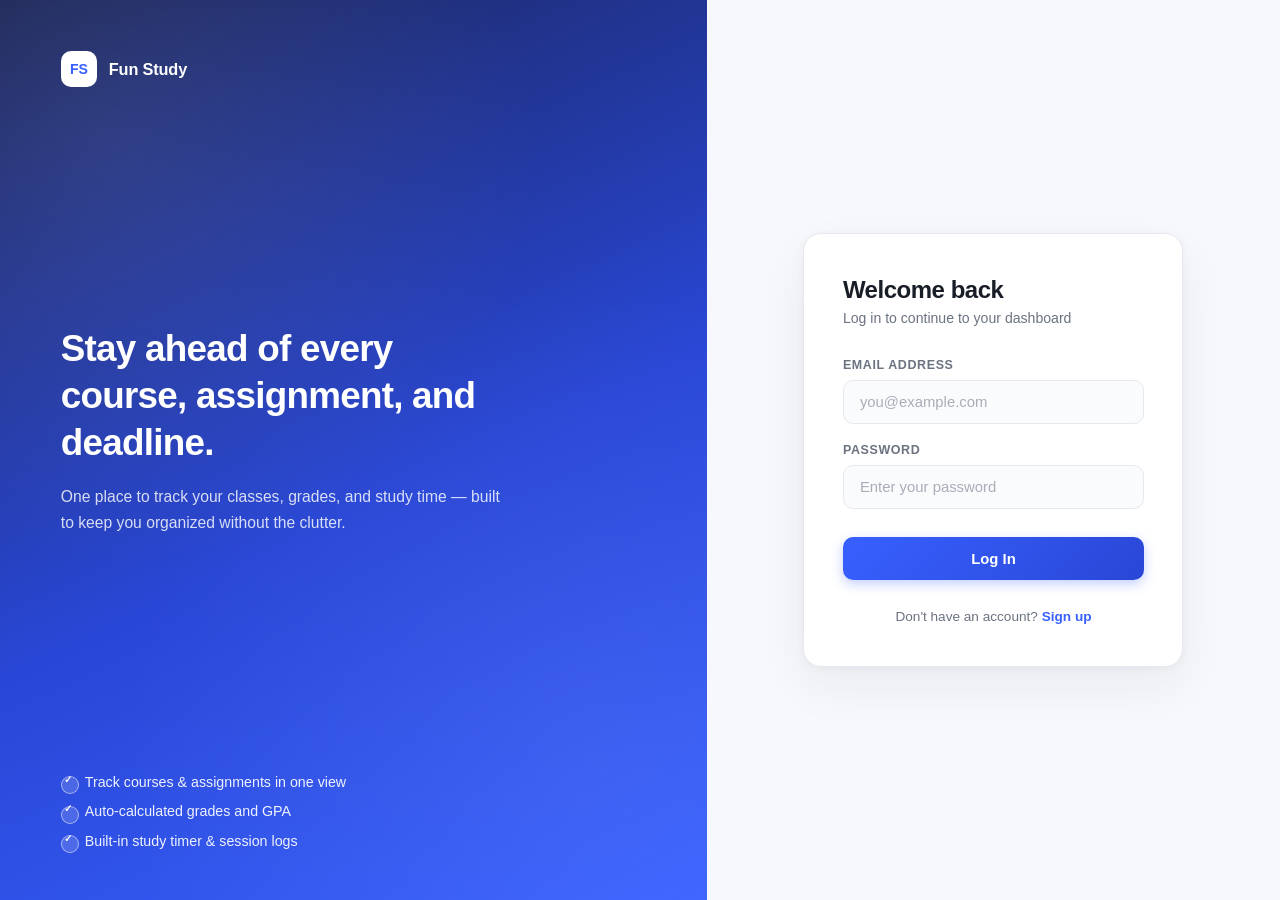
<file: frontend/timer.html>
<!DOCTYPE html>
<html lang="en">
<head>
  <meta charset="UTF-8">
  <meta name="viewport" content="width=device-width, initial-scale=1.0">
  <title>Fun Study — Timer</title>
  <link rel="stylesheet" href="css/dashboard.css">
  <link rel="stylesheet" href="css/courses.css">
  <link rel="stylesheet" href="css/timer.css">
</head>
<body>
  <header class="topbar">
    <div class="topbar-left">
      <div class="logo">FS</div>
      <span class="app-name">Fun Study</span>
    </div>
    <div class="topbar-right">
      <span id="userEmail" class="user-email"></span>
      <div class="avatar"></div>
      <button id="logoutBtn">Log Out</button>
    </div>
  </header>

  <div class="body-layout">
    <aside class="sidebar">
      <nav>
        <a href="dashboard.html">
          <svg viewBox="0 0 24 24" fill="none" stroke="currentColor" stroke-width="1.7"><rect x="3" y="3" width="7" height="9" rx="1"/><rect x="14" y="3" width="7" height="5" rx="1"/><rect x="14" y="12" width="7" height="9" rx="1"/><rect x="3" y="16" width="7" height="5" rx="1"/></svg>
          Dashboard
        </a>
        <a href="courses.html">
          <svg viewBox="0 0 24 24" fill="none" stroke="currentColor" stroke-width="1.7"><path d="M4 19.5A2.5 2.5 0 0 1 6.5 17H20"/><path d="M6.5 2H20v20H6.5A2.5 2.5 0 0 1 4 19.5v-15A2.5 2.5 0 0 1 6.5 2z"/></svg>
          Courses
        </a>
        <a href="assignments.html">
          <svg viewBox="0 0 24 24" fill="none" stroke="currentColor" stroke-width="1.7"><path d="M9 11l3 3L22 4"/><path d="M21 12v7a2 2 0 0 1-2 2H5a2 2 0 0 1-2-2V5a2 2 0 0 1 2-2h11"/></svg>
          Assignments
        </a>
        <a href="tasks.html">
          <svg viewBox="0 0 24 24" fill="none" stroke="currentColor" stroke-width="1.7"><path d="M9 11l3 3L22 4"/><path d="M21 12v7a2 2 0 0 1-2 2H5a2 2 0 0 1-2-2V5a2 2 0 0 1 2-2h11"/></svg>
          Study Tasks
        </a>
        <a href="grades.html">
          <svg viewBox="0 0 24 24" fill="none" stroke="currentColor" stroke-width="1.7"><path d="M12 2 2 7l10 5 10-5-10-5z"/><path d="M2 17l10 5 10-5"/><path d="M2 12l10 5 10-5"/></svg>
          Grades
        </a>
        <a href="timer.html" class="active">
          <svg viewBox="0 0 24 24" fill="none" stroke="currentColor" stroke-width="1.7"><circle cx="12" cy="12" r="9"/><path d="M12 7v5l3 3"/></svg>
          Timer
        </a>
              <a href="stats.html">
          <svg viewBox="0 0 24 24" fill="none" stroke="currentColor" stroke-width="1.7"><path d="M3 3v18h18"/><path d="M7 15l4-6 3 3 5-7"/></svg>
          Statistics
        </a>
</nav>
    </aside>

    <main class="content">
      <div class="page-head">
        <div>
          <h1>Study Timer</h1>
          <p class="page-sub">Pomodoro-style focus sessions.</p>
        </div>
      </div>

      <div class="timer-wrap">
        <div class="timer-card" id="timerCard">
          <span class="timer-badge" id="timerBadge">Study Session</span>

          <div class="ring-wrap">
            <svg viewBox="0 0 220 220" class="timer-ring">
              <circle cx="110" cy="110" r="98" class="ring-track"/>
              <circle cx="110" cy="110" r="98" class="ring-progress" id="ringProgress"/>
            </svg>
            <div class="ring-center">
              <span class="timer-display" id="timerDisplay">25:00</span>
              <span class="timer-sub" id="timerSub">Ready when you are</span>
            </div>
          </div>

          <div class="field course-field">
            <label for="courseSelect">Course (optional)</label>
            <select id="courseSelect">
              <option value="">No specific course</option>
            </select>
          </div>

          <div class="timer-controls">
            <button id="resetBtn" class="ghost-btn icon-btn" title="Reset">
              <svg viewBox="0 0 24 24" fill="none" stroke="currentColor" stroke-width="2"><path d="M1 4v6h6"/><path d="M3.51 15a9 9 0 1 0 2.13-9.36L1 10"/></svg>
            </button>
            <button id="startBtn" class="primary-btn timer-main-btn">Start</button>
            <button id="pauseBtn" class="ghost-btn icon-btn" title="Pause" disabled>
              <svg viewBox="0 0 24 24" fill="none" stroke="currentColor" stroke-width="2"><rect x="6" y="4" width="4" height="16"/><rect x="14" y="4" width="4" height="16"/></svg>
            </button>
          </div>
        </div>

        <div class="timer-stats">
          <div class="stat-card">
            <p class="stat-label">Sessions Completed Today</p>
            <p class="stat-value" id="sessionsToday">0</p>
          </div>
          <div class="stat-card">
            <p class="stat-label">Total Study Minutes</p>
            <p class="stat-value" id="totalMinutes">–</p>
          </div>
        </div>
      </div>
    </main>
  </div>

  <script src="js/timer.js"></script>
</body>
</html>
</file>
<file: frontend/css/style.css>
* { box-sizing: border-box; margin: 0; padding: 0; }

:root {
  --bg: #f7f8fb;
  --surface: #ffffff;
  --border: #e7e9ee;
  --text: #191d28;
  --muted: #6b7280;
  --accent: #3860ff;
  --accent-dark: #2947d6;
  --accent-soft: #eef2ff;
}

body {
  font-family: -apple-system, "Segoe UI", Roboto, Helvetica, Arial, sans-serif;
  background: var(--bg);
  color: var(--text);
  -webkit-font-smoothing: antialiased;
}

.page { display: flex; min-height: 100vh; }

/* ---------- Left brand panel ---------- */
.brand-panel {
  flex: 1.15;
  background:
    radial-gradient(circle at 15% 15%, rgba(255,255,255,0.08) 0%, transparent 45%),
    radial-gradient(circle at 85% 85%, rgba(255,255,255,0.06) 0%, transparent 50%),
    linear-gradient(155deg, #1a2456 0%, #2947d6 55%, #3860ff 100%);
  color: white;
  padding: 3.2rem 3.8rem;
  display: flex;
  flex-direction: column;
  justify-content: space-between;
  position: relative;
  overflow: hidden;
}

.brand-top { display: flex; align-items: center; gap: 0.75rem; position: relative; z-index: 1; }
.brand-top .logo {
  width: 36px; height: 36px;
  background: white;
  color: var(--accent);
  border-radius: 10px;
  display: flex; align-items: center; justify-content: center;
  font-weight: 800; font-size: 0.88rem;
  letter-spacing: -0.02em;
}
.app-name { font-weight: 700; font-size: 1.02rem; letter-spacing: -0.01em; }

.brand-copy { max-width: 440px; position: relative; z-index: 1; }
.brand-copy h1 { font-size: 2.3rem; font-weight: 800; line-height: 1.28; margin-bottom: 1.1rem; letter-spacing: -0.02em; }
.brand-copy p { font-size: 0.98rem; color: rgba(255,255,255,0.82); line-height: 1.65; }

.brand-points { list-style: none; display: flex; flex-direction: column; gap: 0.85rem; position: relative; z-index: 1; }
.brand-points li {
  font-size: 0.89rem;
  color: rgba(255,255,255,0.92);
  padding-left: 1.5rem;
  position: relative;
  font-weight: 500;
}
.brand-points li::before {
  content: "";
  position: absolute; left: 0; top: 0.15rem;
  width: 16px; height: 16px;
  border-radius: 50%;
  background: rgba(255,255,255,0.15);
  border: 1.5px solid rgba(255,255,255,0.5);
}
.brand-points li::after {
  content: "✓";
  position: absolute; left: 3px; top: -1px;
  color: white;
  font-weight: 800;
  font-size: 0.65rem;
}

/* ---------- Right form panel ---------- */
.form-panel {
  flex: 1;
  display: flex;
  align-items: center;
  justify-content: center;
  padding: 2rem;
  background: var(--bg);
}

.form-card {
  width: 100%;
  max-width: 380px;
  background: var(--surface);
  border: 1px solid var(--border);
  border-radius: 18px;
  padding: 2.6rem 2.4rem;
  box-shadow: 0 20px 50px rgba(20,30,60,0.06), 0 2px 8px rgba(20,30,60,0.04);
}

.form-card h2 { font-size: 1.5rem; font-weight: 800; margin-bottom: 0.4rem; letter-spacing: -0.02em; }
.form-sub { color: var(--muted); font-size: 0.88rem; margin-bottom: 2rem; }

.field { margin-bottom: 1.2rem; }
label { display: block; font-size: 0.78rem; font-weight: 700; color: var(--muted); text-transform: uppercase; letter-spacing: 0.05em; margin-bottom: 0.5rem; }

input {
  width: 100%;
  padding: 0.8rem 1rem;
  background: #fafbfc;
  border: 1.5px solid var(--border);
  border-radius: 10px;
  color: var(--text);
  font-size: 0.93rem;
  font-family: inherit;
  transition: border-color 0.15s ease, background 0.15s ease, box-shadow 0.15s ease;
}
input::placeholder { color: #a8adb8; }
input:focus { outline: none; border-color: var(--accent); background: var(--surface); box-shadow: 0 0 0 4px var(--accent-soft); }

button {
  width: 100%;
  padding: 0.85rem;
  margin-top: 0.6rem;
  background: linear-gradient(135deg, var(--accent), var(--accent-dark));
  color: white;
  border: none;
  border-radius: 10px;
  font-size: 0.93rem;
  font-weight: 700;
  cursor: pointer;
  box-shadow: 0 4px 12px rgba(56,96,255,0.3);
  transition: transform 0.12s ease, box-shadow 0.15s ease, filter 0.15s ease;
}
button:hover { transform: translateY(-1px); box-shadow: 0 6px 18px rgba(56,96,255,0.38); filter: brightness(1.03); }
button:active { transform: translateY(0); }

.error { color: #d6304a; margin-top: 1rem; font-size: 0.84rem; font-weight: 500; }
.switch { margin-top: 1.8rem; font-size: 0.85rem; color: var(--muted); text-align: center; }
.switch a { color: var(--accent); text-decoration: none; font-weight: 700; }
.switch a:hover { text-decoration: underline; }

@media (max-width: 850px) {
  .page { flex-direction: column; }
  .brand-panel { padding: 2.2rem; }
  .brand-copy h1 { font-size: 1.7rem; }
  .brand-points { display: none; }
}
</file>
<file: frontend/css/dashboard.css>
* { box-sizing: border-box; margin: 0; padding: 0; }

:root {
  --bg: #f7f8fb;
  --surface: #ffffff;
  --border: #e7e9ee;
  --border-soft: #f0f1f5;
  --text: #191d28;
  --muted: #6b7280;
  --muted-soft: #9aa1ae;
  --accent: #3860ff;
  --accent-dark: #2947d6;
  --accent-soft: #eef2ff;
  --danger: #e0304a;
  --shadow-sm: 0 1px 2px rgba(20,25,45,0.04), 0 1px 1px rgba(20,25,45,0.03);
  --shadow-md: 0 4px 16px rgba(20,25,45,0.06), 0 1px 3px rgba(20,25,45,0.04);
  --shadow-lg: 0 12px 32px rgba(20,25,45,0.09), 0 2px 8px rgba(20,25,45,0.05);
  --radius: 14px;
  --radius-sm: 9px;
}

body {
  font-family: -apple-system, "Segoe UI", Roboto, Helvetica, Arial, sans-serif;
  background: var(--bg);
  color: var(--text);
  -webkit-font-smoothing: antialiased;
}

/* ---------- Top bar ---------- */
.topbar {
  height: 64px;
  background: var(--surface);
  border-bottom: 1px solid var(--border-soft);
  box-shadow: var(--shadow-sm);
  display: flex;
  align-items: center;
  justify-content: space-between;
  padding: 0 2rem;
  position: sticky;
  top: 0;
  z-index: 30;
}
.topbar-left { display: flex; align-items: center; gap: 0.75rem; }
.logo {
  width: 34px; height: 34px;
  background: linear-gradient(135deg, var(--accent), var(--accent-dark));
  color: white;
  border-radius: 10px;
  display: flex; align-items: center; justify-content: center;
  font-weight: 800; font-size: 0.82rem;
  letter-spacing: -0.02em;
  box-shadow: 0 3px 10px rgba(56,96,255,0.3);
}
.app-name { font-weight: 700; font-size: 1.02rem; letter-spacing: -0.01em; }

.topbar-right { display: flex; align-items: center; gap: 1.1rem; }
.user-email { font-size: 0.85rem; color: var(--muted); font-weight: 500; }
.avatar {
  width: 32px; height: 32px;
  border-radius: 50%;
  background: linear-gradient(135deg, var(--accent-soft), #dce4ff);
  border: 1.5px solid rgba(56,96,255,0.25);
}
#logoutBtn {
  background: transparent;
  border: 1.3px solid var(--border);
  color: var(--muted);
  padding: 0.5rem 1rem;
  border-radius: var(--radius-sm);
  font-size: 0.82rem;
  font-weight: 600;
  cursor: pointer;
  transition: all 0.15s ease;
}
#logoutBtn:hover { border-color: var(--accent); color: var(--accent); background: var(--accent-soft); }

/* ---------- Body layout ---------- */
.body-layout { display: flex; min-height: calc(100vh - 64px); }

.sidebar {
  width: 232px;
  background: var(--surface);
  border-right: 1px solid var(--border-soft);
  min-height: calc(100vh - 64px);
  padding: 1.6rem 1.1rem;
  flex-shrink: 0;
}

nav { display: flex; flex-direction: column; gap: 0.2rem; }
nav a {
  display: flex; align-items: center; gap: 0.75rem;
  color: var(--muted);
  text-decoration: none;
  padding: 0.68rem 0.85rem;
  border-radius: var(--radius-sm);
  font-size: 0.875rem;
  font-weight: 600;
  transition: background 0.15s ease, color 0.15s ease, transform 0.1s ease;
}
nav a svg { width: 18px; height: 18px; flex-shrink: 0; opacity: 0.85; }
nav a:hover { background: var(--bg); color: var(--text); }
nav a.active {
  background: var(--accent-soft);
  color: var(--accent);
}
nav a.active svg { opacity: 1; }

.content { flex: 1; padding: 2.4rem 3rem; max-width: 1080px; }

.page-head { margin-bottom: 2rem; }
.page-head h1 { font-size: 1.65rem; font-weight: 800; letter-spacing: -0.02em; }
.page-sub { color: var(--muted); font-size: 0.92rem; margin-top: 0.35rem; }

/* ---------- Stat cards ---------- */
.stat-row {
  display: grid;
  grid-template-columns: repeat(4, 1fr);
  gap: 1.1rem;
  margin-bottom: 1.6rem;
}
.stat-card {
  background: var(--surface);
  border: 1px solid var(--border-soft);
  border-radius: var(--radius);
  padding: 1.5rem 1.6rem;
  box-shadow: var(--shadow-sm);
  transition: box-shadow 0.2s ease, transform 0.2s ease;
}
.stat-card:hover { box-shadow: var(--shadow-md); transform: translateY(-2px); }
.stat-label { font-size: 0.8rem; color: var(--muted); margin-bottom: 0.55rem; font-weight: 600; }
.stat-value { font-size: 1.9rem; font-weight: 800; color: var(--text); letter-spacing: -0.02em; }

.panel-row {
  display: grid;
  grid-template-columns: 1fr 1fr;
  gap: 1.1rem;
}

.panel {
  background: var(--surface);
  border: 1px solid var(--border-soft);
  border-radius: var(--radius);
  padding: 1.8rem;
  box-shadow: var(--shadow-sm);
}
.panel-title { font-size: 0.92rem; font-weight: 700; margin-bottom: 1.3rem; letter-spacing: -0.01em; }
.panel-note { color: var(--muted); font-size: 0.82rem; margin-top: 0.7rem; text-align: center; }

.progress-panel { display: flex; flex-direction: column; align-items: center; }
.progress-ring-wrap { position: relative; width: 136px; height: 136px; }
.progress-ring { width: 136px; height: 136px; transform: rotate(-90deg); }
.ring-bg { fill: none; stroke: var(--border-soft); stroke-width: 10; }
.ring-fg { fill: none; stroke: var(--accent); stroke-width: 10; stroke-linecap: round; stroke-dasharray: 327; stroke-dashoffset: 327; transition: stroke-dashoffset 0.6s ease; }
.progress-center {
  position: absolute; inset: 0;
  display: flex; align-items: center; justify-content: center;
  font-size: 1.55rem; font-weight: 800; letter-spacing: -0.02em;
}

.hours-panel { display: flex; flex-direction: column; justify-content: center; align-items: center; }
.hours-value { font-size: 2.7rem; font-weight: 800; color: var(--accent); letter-spacing: -0.02em; }
.hours-unit { font-size: 1rem; color: var(--muted); font-weight: 600; }

@media (max-width: 900px) {
  .stat-row { grid-template-columns: repeat(2, 1fr); }
  .panel-row { grid-template-columns: 1fr; }
}

@media (max-width: 700px) {
  .body-layout { flex-direction: column; }
  .sidebar { width: 100%; min-height: auto; border-right: none; border-bottom: 1px solid var(--border-soft); }
  nav { flex-direction: row; overflow-x: auto; gap: 0.4rem; }
  nav a { flex-shrink: 0; }
  .content { padding: 1.6rem 1.2rem; }
  .stat-row { grid-template-columns: 1fr 1fr; }
}
</file>
<file: frontend/css/courses.css>
.page-head { display: flex; justify-content: space-between; align-items: flex-start; }

.primary-btn {
  background: linear-gradient(135deg, var(--accent), var(--accent-dark));
  color: white;
  border: none;
  padding: 0.75rem 1.25rem;
  border-radius: var(--radius-sm);
  font-size: 0.86rem;
  font-weight: 700;
  cursor: pointer;
  box-shadow: 0 3px 10px rgba(56,96,255,0.28);
  transition: transform 0.12s ease, box-shadow 0.15s ease, filter 0.15s ease;
}
.primary-btn:hover { transform: translateY(-1px); box-shadow: 0 6px 16px rgba(56,96,255,0.36); filter: brightness(1.03); }
.primary-btn:active { transform: translateY(0); box-shadow: 0 2px 6px rgba(56,96,255,0.3); }

.ghost-btn {
  background: var(--surface);
  border: 1.3px solid var(--border);
  color: var(--muted);
  padding: 0.75rem 1.25rem;
  border-radius: var(--radius-sm);
  font-size: 0.86rem;
  font-weight: 600;
  cursor: pointer;
  transition: all 0.15s ease;
}
.ghost-btn:hover { color: var(--text); border-color: var(--muted-soft); background: var(--bg); }

/* ---------- Table ---------- */
.table-wrap {
  background: var(--surface);
  border: 1px solid var(--border-soft);
  border-radius: var(--radius);
  overflow: hidden;
  margin-top: 1.6rem;
  box-shadow: var(--shadow-sm);
}

table { width: 100%; border-collapse: collapse; }
th {
  text-align: left;
  font-size: 0.74rem;
  color: var(--muted-soft);
  text-transform: uppercase;
  letter-spacing: 0.06em;
  font-weight: 700;
  padding: 1rem 1.4rem;
  border-bottom: 1px solid var(--border-soft);
  background: #fbfbfd;
}
td {
  padding: 1rem 1.4rem;
  font-size: 0.89rem;
  border-bottom: 1px solid var(--border-soft);
  color: var(--text);
}
tbody tr { transition: background 0.12s ease; }
tbody tr:hover { background: #fafbff; }
tr:last-child td { border-bottom: none; }

.empty-row { text-align: center; color: var(--muted); padding: 2.6rem; font-size: 0.9rem; }

.row-actions { display: flex; gap: 1rem; justify-content: flex-end; }
.row-actions button {
  background: none; border: none; cursor: pointer;
  color: var(--muted); font-size: 0.8rem; font-weight: 600;
  padding: 0.3rem 0.1rem;
  transition: color 0.15s ease;
  position: relative;
}
.row-actions button:hover { color: var(--accent); }
.row-actions .delete-btn:hover { color: var(--danger); }

/* ---------- Filter row ---------- */
.filter-row {
  display: flex;
  gap: 0.7rem;
  align-items: center;
  margin-top: 1.4rem;
}
.filter-row input, .filter-row select {
  padding: 0.7rem 1rem;
  border: 1.3px solid var(--border);
  border-radius: var(--radius-sm);
  font-size: 0.85rem;
  background: var(--surface);
  color: var(--text);
  transition: border-color 0.15s ease, box-shadow 0.15s ease;
}
.filter-row input:focus, .filter-row select:focus {
  outline: none;
  border-color: var(--accent);
  box-shadow: 0 0 0 3px var(--accent-soft);
}
.filter-row input { flex: 1; max-width: 300px; }
.filter-row select { cursor: pointer; }

/* ---------- Modal ---------- */
.modal-overlay {
  position: fixed; inset: 0;
  background: rgba(15,20,35,0.55);
  backdrop-filter: blur(3px);
  display: flex; align-items: center; justify-content: center;
  z-index: 50;
  animation: overlayIn 0.15s ease;
  padding: 1.5rem;
}
.modal-overlay.hidden { display: none; }

@keyframes overlayIn {
  from { opacity: 0; }
  to { opacity: 1; }
}

@keyframes modalIn {
  from { opacity: 0; transform: translateY(8px) scale(0.98); }
  to { opacity: 1; transform: translateY(0) scale(1); }
}

.modal {
  background: var(--surface);
  border-radius: 18px;
  padding: 2.2rem 2.2rem 1.8rem;
  width: 100%;
  max-width: 440px;
  box-shadow: var(--shadow-lg);
  border: 1px solid rgba(255,255,255,0.6);
  animation: modalIn 0.18s cubic-bezier(0.16, 1, 0.3, 1);
  max-height: 90vh;
  overflow-y: auto;
}

.modal h2 {
  font-size: 1.3rem;
  font-weight: 800;
  margin-bottom: 1.6rem;
  color: var(--text);
  letter-spacing: -0.01em;
}

.modal .field { margin-bottom: 1.3rem; }

.modal label {
  display: block;
  font-size: 0.76rem;
  font-weight: 700;
  color: var(--muted);
  text-transform: uppercase;
  letter-spacing: 0.05em;
  margin-bottom: 0.55rem;
}

.modal input,
.modal select {
  width: 100%;
  padding: 0.8rem 1rem;
  background: #fafbfc;
  border: 1.5px solid var(--border);
  border-radius: 10px;
  color: var(--text);
  font-size: 0.92rem;
  font-family: inherit;
  transition: border-color 0.15s ease, background 0.15s ease, box-shadow 0.15s ease;
}

.modal input::placeholder { color: #a8adb8; }

.modal input:focus,
.modal select:focus {
  outline: none;
  border-color: var(--accent);
  background: var(--surface);
  box-shadow: 0 0 0 4px var(--accent-soft);
}

.modal select {
  cursor: pointer;
  appearance: none;
  background-image: url("data:image/svg+xml,%3Csvg xmlns='http://www.w3.org/2000/svg' width='12' height='8' viewBox='0 0 12 8'%3E%3Cpath d='M1 1l5 5 5-5' stroke='%236b7280' stroke-width='1.6' fill='none' fill-rule='evenodd' stroke-linecap='round' stroke-linejoin='round'/%3E%3C/svg%3E");
  background-repeat: no-repeat;
  background-position: right 1rem center;
  padding-right: 2.4rem;
}

.field-row { display: flex; gap: 1rem; }
.field-row .field { flex: 1; }

.modal-actions {
  display: flex;
  justify-content: flex-end;
  gap: 0.7rem;
  margin-top: 1.6rem;
  padding-top: 1.4rem;
  border-top: 1px solid var(--border-soft);
}

.modal .primary-btn,
.modal .ghost-btn {
  padding: 0.75rem 1.4rem;
  font-size: 0.86rem;
}
</file>
<file: frontend/css/stats.css>
.bar-chart {
  display: flex;
  align-items: flex-end;
  gap: 1.2rem;
  height: 190px;
  padding-top: 1rem;
}

.bar-col {
  flex: 1;
  display: flex;
  flex-direction: column;
  align-items: center;
  justify-content: flex-end;
  height: 100%;
}

.bar {
  width: 100%;
  max-width: 38px;
  background: linear-gradient(180deg, var(--accent), var(--accent-dark));
  border-radius: 8px 8px 3px 3px;
  min-height: 4px;
  transition: height 0.5s cubic-bezier(0.16, 1, 0.3, 1);
  box-shadow: 0 2px 6px rgba(56,96,255,0.2);
}

.bar-label {
  margin-top: 0.6rem;
  font-size: 0.78rem;
  color: var(--muted);
  font-weight: 600;
}

.bar-value {
  font-size: 0.74rem;
  color: var(--text);
  font-weight: 700;
  margin-bottom: 0.4rem;
}
</file>
<file: frontend/css/timer.css>
.timer-wrap { display: flex; flex-direction: column; align-items: center; gap: 1.4rem; margin-top: 1.5rem; }

.timer-card {
  background: var(--surface);
  border: 1px solid var(--border-soft);
  border-radius: 22px;
  padding: 2.6rem 3rem 2.2rem;
  text-align: center;
  width: 100%;
  max-width: 460px;
  box-shadow: var(--shadow-lg);
  transition: box-shadow 0.3s ease;
}

.timer-badge {
  display: inline-block;
  background: var(--accent-soft);
  color: var(--accent);
  font-size: 0.75rem;
  font-weight: 700;
  text-transform: uppercase;
  letter-spacing: 0.06em;
  padding: 0.4rem 0.9rem;
  border-radius: 999px;
  margin-bottom: 1.6rem;
  transition: background 0.3s ease, color 0.3s ease;
}

.timer-card.mode-break .timer-badge {
  background: #e9f9ef;
  color: #1a9d54;
}

.ring-wrap {
  position: relative;
  width: 220px;
  height: 220px;
  margin: 0 auto 1.6rem;
}

.timer-ring { width: 220px; height: 220px; transform: rotate(-90deg); }
.ring-track { fill: none; stroke: var(--border-soft); stroke-width: 12; }
.ring-progress {
  fill: none;
  stroke: var(--accent);
  stroke-width: 12;
  stroke-linecap: round;
  stroke-dasharray: 615.75;
  stroke-dashoffset: 0;
  transition: stroke-dashoffset 1s linear, stroke 0.3s ease;
}

.timer-card.mode-break .ring-progress { stroke: #1a9d54; }

.ring-center {
  position: absolute; inset: 0;
  display: flex; flex-direction: column;
  align-items: center; justify-content: center;
}

.timer-display {
  font-size: 3.2rem;
  font-weight: 800;
  color: var(--text);
  font-variant-numeric: tabular-nums;
  letter-spacing: -0.02em;
  line-height: 1;
}

.timer-sub {
  font-size: 0.82rem;
  color: var(--muted);
  margin-top: 0.5rem;
  font-weight: 500;
}

.course-field { max-width: 280px; margin: 0 auto 1.6rem; text-align: left; }

.timer-controls { display: flex; gap: 0.8rem; justify-content: center; align-items: center; }

.timer-main-btn {
  min-width: 140px;
  padding: 0.9rem 1.6rem;
  font-size: 0.94rem;
}

.icon-btn {
  width: 46px; height: 46px;
  padding: 0 !important;
  display: flex; align-items: center; justify-content: center;
  border-radius: 50% !important;
}
.icon-btn svg { width: 18px; height: 18px; }
.icon-btn:disabled { opacity: 0.4; cursor: not-allowed; }

.timer-stats {
  display: grid;
  grid-template-columns: 1fr 1fr;
  gap: 1rem;
  width: 100%;
  max-width: 460px;
}

@media (max-width: 500px) {
  .timer-card { padding: 2rem 1.5rem; }
  .ring-wrap { width: 180px; height: 180px; }
  .timer-ring { width: 180px; height: 180px; }
  .timer-display { font-size: 2.4rem; }
}
</file>
